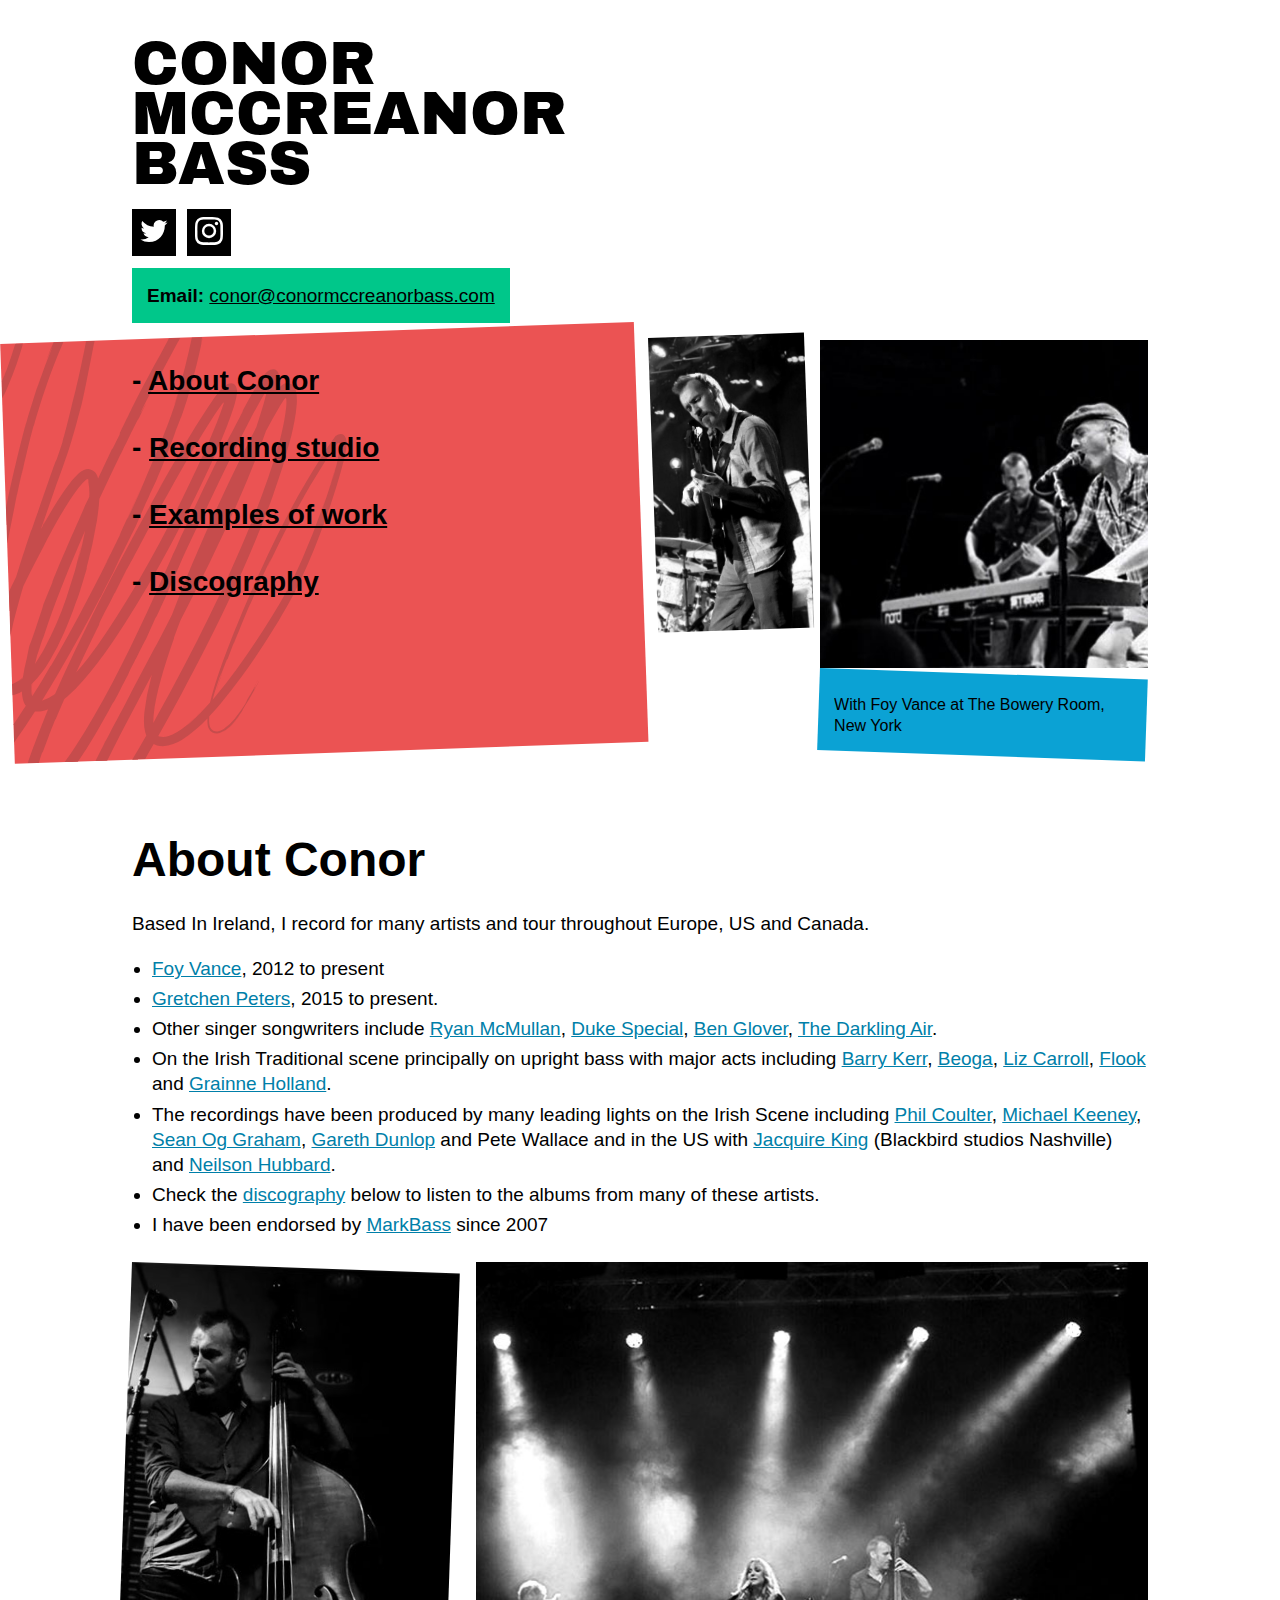
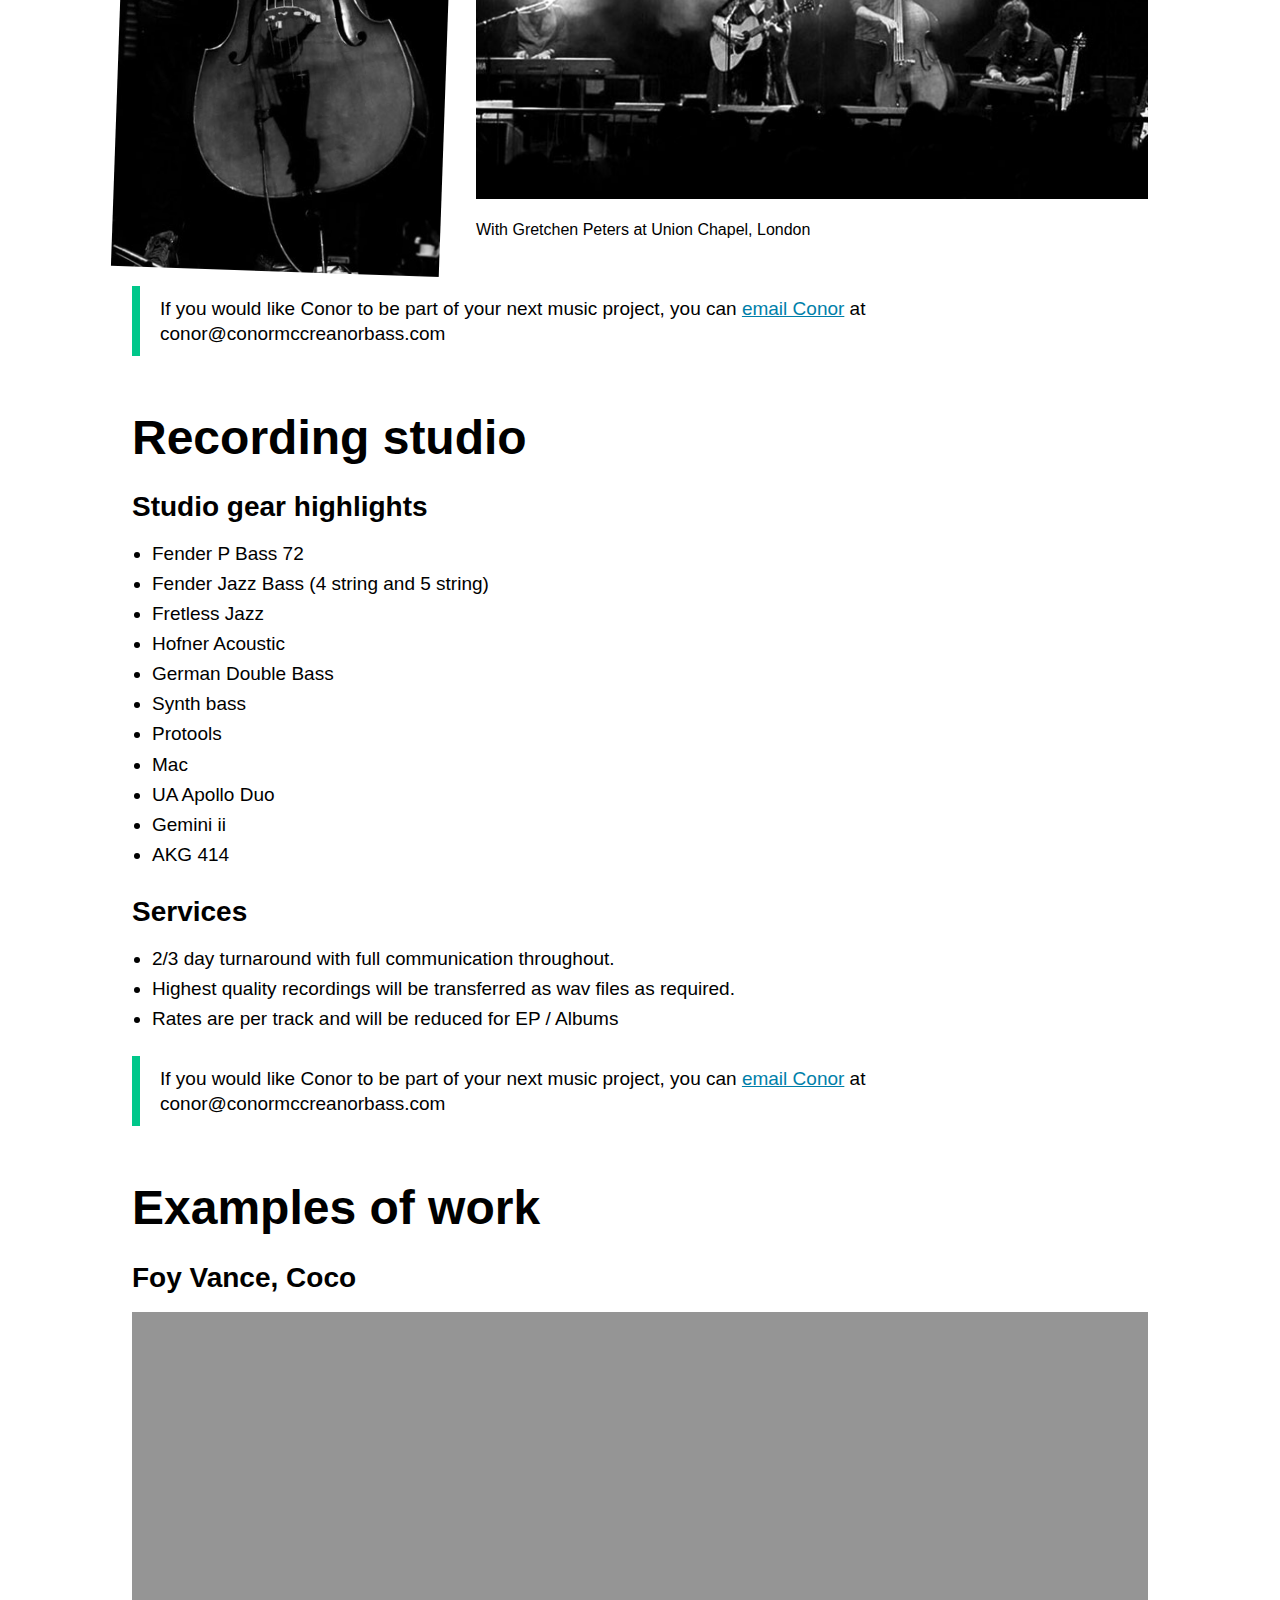
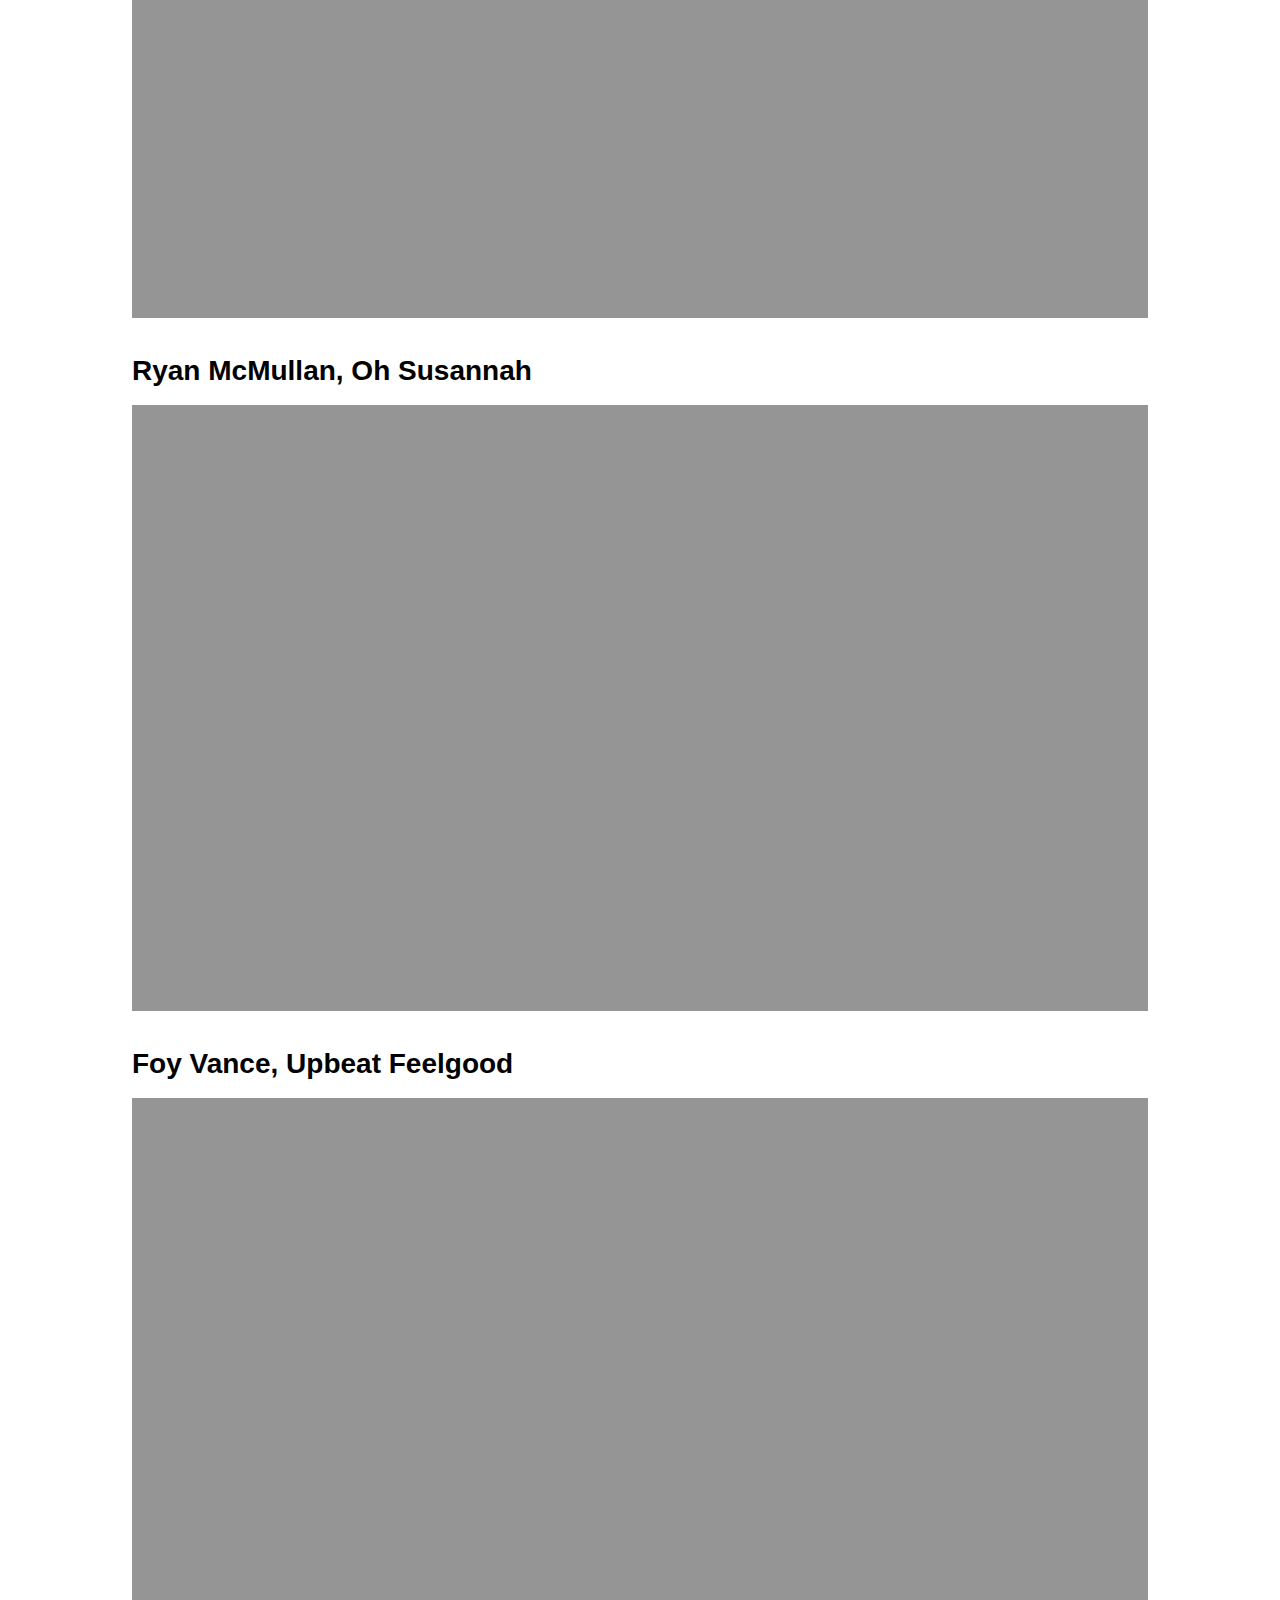
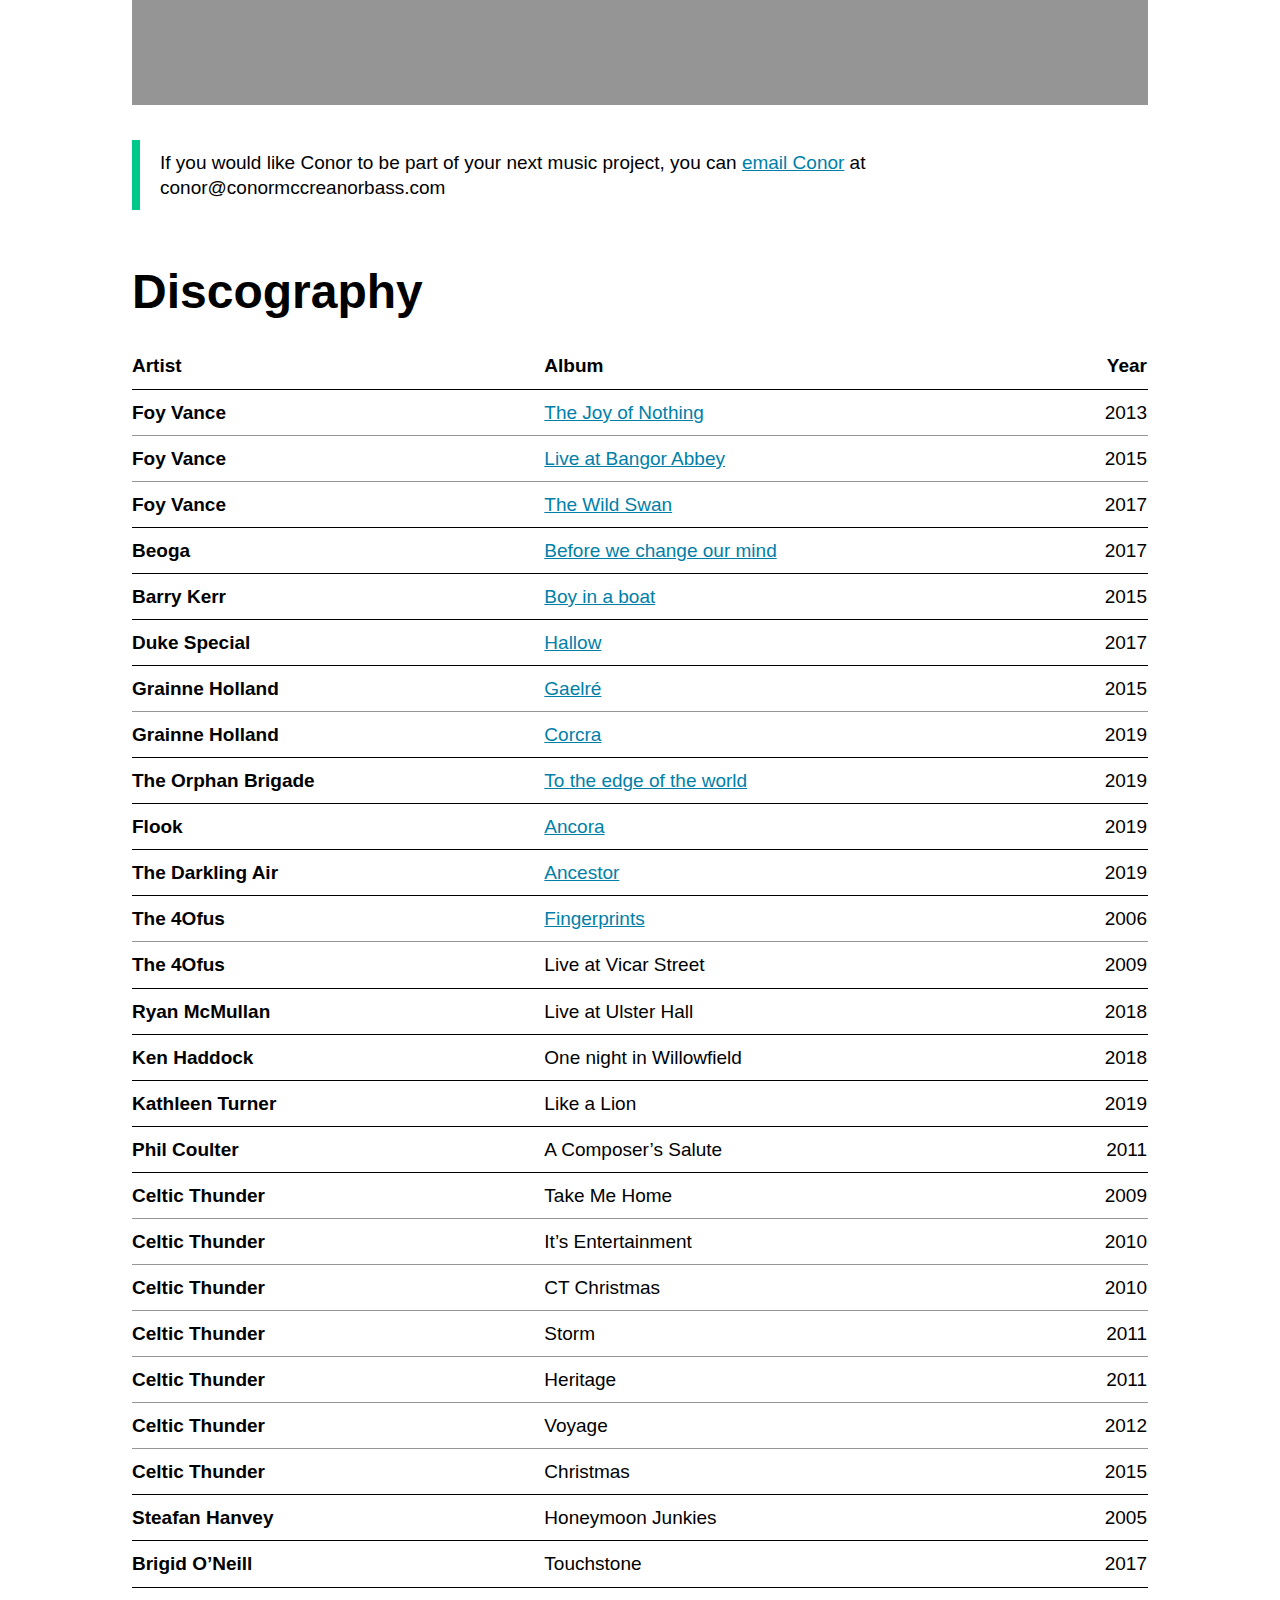
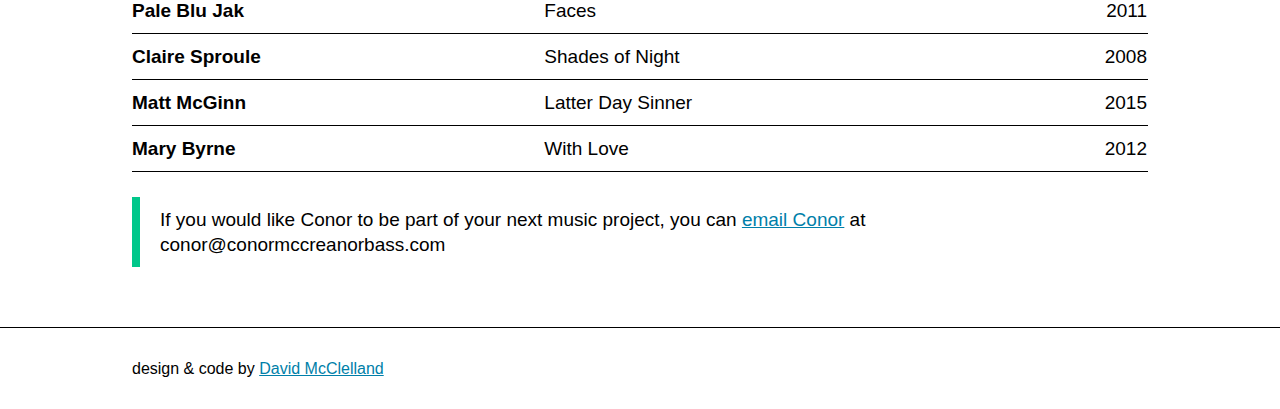
<file: index.html>
<!doctype html>

<html lang="en" class="base-html">

<head>
  <meta charset="utf-8">
  <title>Conor McCreanor Bass</title>
  <meta name="viewport" content="width=device-width, initial-scale=1, viewport-fit=cover">
  <meta http-equiv="X-UA-Compatible" content="IE=edge">
  <!-- Google Tag Manager -->
<script>(function(w,d,s,l,i){w[l]=w[l]||[];w[l].push({'gtm.start':
  new Date().getTime(),event:'gtm.js'});var f=d.getElementsByTagName(s)[0],
  j=d.createElement(s),dl=l!='dataLayer'?'&l='+l:'';j.async=true;j.src=
  'https://www.googletagmanager.com/gtm.js?id='+i+dl;f.parentNode.insertBefore(j,f);
  })(window,document,'script','dataLayer','GTM-WDLRTZL');</script>
  <!-- End Google Tag Manager -->
  <link rel="shortcut icon" sizes="16x16 32x32 48x48" href="/assets/icons/favicon.ico" type="image/x-icon">
  <link rel="mask-icon" href="/assets/icons/conor-mask-icon.svg" color="#EB5353"> 
  <link rel="apple-touch-icon" sizes="180x180" href="/assets/icons/conor-apple-touch-icon-180x180.png">
  <link rel="apple-touch-icon" sizes="167x167" href="/assets/icons/conor-apple-touch-icon-167x167.png">
  <link rel="apple-touch-icon" sizes="152x152" href="/assets/icons/conor-apple-touch-icon-152x152.png">
  <link rel="stylesheet" href="css/all.min.css">
</head>

<body class="base-bg--white">
  <!-- Google Tag Manager (noscript) -->
<noscript><iframe src="https://www.googletagmanager.com/ns.html?id=GTM-WDLRTZL"
  height="0" width="0" style="display:none;visibility:hidden"></iframe></noscript>
  <!-- End Google Tag Manager (noscript) -->
  <script>
    document.body.className = ((document.body.className) ? document.body.className + ' js-enabled' : 'js-enabled');
  </script>

  <header role="banner">
    <div class="base-width-container">
      <div class="conor-header-logo">
        <h1>Conor<br>McCreanor<br>Bass</h1>
      </div>
      <div>
        <a class="conor-social-link" href="https://twitter.com/conor_mccreanor">
          <span class="base-visually-hidden">Twitter</span>
          <svg id="twitter-logo" role="presentation" xmlns="http://www.w3.org/2000/svg" width="28" height="28" viewBox="0 0 28 28">
            <g fill="currentColor">
            <path d="M24.79,8.43v.75C24.79,16.51,19.16,25,9,25H9A15.93,15.93,0,0,1,.42,22.49a8.41,8.41,0,0,0,1.36.07A11.1,11.1,0,0,0,8.7,20.18a5.7,5.7,0,0,1-5.22-3.87A6.08,6.08,0,0,0,6,16.24a5.58,5.58,0,0,1-4.48-5.43v-.07A5.29,5.29,0,0,0,4,11.42,5.6,5.6,0,0,1,2.32,4,16.07,16.07,0,0,0,13.8,9.79,5.36,5.36,0,0,1,15.43,4.5a5.57,5.57,0,0,1,7.87.27,11.1,11.1,0,0,0,3.53-1.36,5.5,5.5,0,0,1-2.44,3.06,10.7,10.7,0,0,0,3.19-.89A11,11,0,0,1,24.79,8.43Z"/>
            </g>
            </svg>
        </a>
        <a class="conor-social-link" href="https://www.instagram.com/conor_mccreanor/">
          <span class="base-visually-hidden">Instagram</span>
          <svg id="instagram-logo" role="presentation" xmlns="http://www.w3.org/2000/svg" width="28" height="28" viewBox="0 0 28 28">
            <g fill="currentColor">
            <path d="M14,6.79A7.18,7.18,0,1,0,21.21,14,7.2,7.2,0,0,0,14,6.79Zm0,11.83a4.69,4.69,0,1,1,4.69-4.69A4.69,4.69,0,0,1,14,18.62Z"/><circle cx="21.49" cy="6.51" r="1.68"/>
            <path d="M27.23,4.83A7,7,0,0,0,23.17.77,9.6,9.6,0,0,0,19.74.14,51,51,0,0,0,14,0C10.22,0,9.73,0,8.26.07A9.6,9.6,0,0,0,4.83.7,7,7,0,0,0,.77,4.76,9.6,9.6,0,0,0,.14,8.19,52.5,52.5,0,0,0,0,14c0,3.85,0,4.27.07,5.74A9.6,9.6,0,0,0,.7,23.17a7,7,0,0,0,4.06,4.06,11.51,11.51,0,0,0,3.43.7c1.54.07,2,.07,5.81.07s4.27,0,5.74-.07a9.6,9.6,0,0,0,3.43-.63,7,7,0,0,0,4.06-4.06,9.6,9.6,0,0,0,.63-3.43A52.5,52.5,0,0,0,28,14c0-3.85,0-4.27-.07-5.74A9.38,9.38,0,0,0,27.23,4.83ZM25.34,19.6a6.56,6.56,0,0,1-.49,2.59,5,5,0,0,1-2.66,2.66,8.09,8.09,0,0,1-2.59.49c-1.47.07-1.89.07-5.67.07s-4.2,0-5.67-.07a6.56,6.56,0,0,1-2.59-.49A4.73,4.73,0,0,1,3,22.19a8.09,8.09,0,0,1-.49-2.59c-.07-1.4-.07-1.82-.07-5.6s0-4.2.07-5.67A6.56,6.56,0,0,1,3,5.74,4.47,4.47,0,0,1,5.67,3a8.09,8.09,0,0,1,2.59-.49c1.47-.07,1.89-.07,5.67-.07s4.2,0,5.67.07A6.56,6.56,0,0,1,22.19,3a5,5,0,0,1,2.66,2.66,8.09,8.09,0,0,1,.49,2.59c.07,1.47.07,1.89.07,5.67s.07,4.2-.07,5.67Z"/>
            </g>
            </svg>
        </a>
      </div>
      <div class="base-body-block base-bg--green base-bottom-margin--3">
        <p class="base-body base-bottom-margin--0"><span class="base-body-bold">Email:</span> <a class="base-link base-font--black" href="mailto:conor@conormccreanorbass.com">conor@conormccreanorbass.com</a></p>
      </div>
    </div>

    <div class="conor-nav-container base-bottom-margin--6">

      <div class="base-width-container">
        <div class="base-grid-row">
          <div class="base-grid-column--one-half conor-nav">
            <nav role="navigation" aria-label="main navigation">
              <ul class="conor-navlist">
                <li class="conor-navitem"><a class="conor-navlink" href="#about-conor">About Conor</a></li>
                <li class="conor-navitem"><a class="conor-navlink" href="#studio">Recording studio</a></li>
                <li class="conor-navitem"><a class="conor-navlink" href="#examples">Examples of work</a></li>
                <li class="conor-navitem"><a class="conor-navlink" href="#discography">Discography</a></li>
              </ul>
            </nav>

          </div>

          <div class="base-grid-column--one-sixth conor-hide--small">
            <img class="base-image conor-rotate--minus2 base-top-margin--1 base-bottom-margin--0" src="./assets/conor-bass-alone_crop.jpg" alt="">
          </div>
          <div class="base-grid-column--two-sixths">
            <img class="base-image base-top-margin--2 base-bottom-margin--0" src="./assets/conor-bass-foy_crop.jpg" alt="" aria-describedby="image-caption01">
              <div class=" conor-rotate--plus2 base-body-block base-bg--cyan">
            <p id="image-caption01" class="base-body-small conor-rotate--minus2 base-top-margin--3 base-bottom-margin--0">
              With Foy Vance at The Bowery Room, New York
            </p>
          </div>
          </div>

        </div>
      </div>
    </div>
  </header>
  <main>
    <div class="base-main-wrapper">



      
      <div class="base-width-container">


        <h2 id="about-conor" class="base-heading-h1">About Conor</h2>
        <p class="base-body">Based In Ireland, I record for many artists and tour throughout Europe, US and Canada. 
        </p>
        <ul class="base-list base-list--bullet base-bottom-margin--6">
          <li><a class="base-link" href="http://www.foyvance.com/">Foy Vance</a>, 2012 to present</li>
          <li><a class="base-link" href="https://www.gretchenpeters.com/">Gretchen Peters</a>, 2015 to present.</li>
          <li>Other singer songwriters include <a class="base-link" href="http://www.ryanmcmullanmusic.com/">Ryan McMullan</a>, <a class="base-link" href="https://www.dukespecial.com/">Duke Special</a>, <a class="base-link" href="https://www.benglover.co.uk/">Ben Glover</a>, <a class="base-link" href="https://linktr.ee/thedarklingair">The Darkling Air</a>.</li> 
          <li>On the Irish Traditional scene principally on upright bass with major acts including <a class="base-link" href="https://www.barrykerr.com/">Barry Kerr</a>, <a class="base-link" href="http://www.beogamusic.com/">Beoga</a>, <a class="base-link" href="https://www.lizcarroll.com/">Liz Carroll</a>, <a class="base-link" href="https://flook.co.uk/">Flook</a> and <a class="base-link" href="https://www.grainneholland.com/">Grainne Holland</a>.</li>
          <li>The recordings have been produced by many leading lights on the Irish Scene including <a class="base-link" href="https://www.philcoulter.com/">Phil Coulter</a>, <a class="base-link" href="https://www.keeneyandstronge.com/">Michael Keeney</a>, <a class="base-link" href="https://www.facebook.com/bannviewstudios/">Sean Og Graham</a>, <a class="base-link" href="https://www.garethdunlop.com/">Gareth Dunlop</a> and Pete Wallace and in the US with <a class="base-link" href="https://www.jacquireking.com/">Jacquire King</a> (Blackbird studios Nashville) and <a class="base-link" href="http://www.neilsonhubbard.com/">Neilson Hubbard</a>.</li> 
          <li>Check the <a href="#discography" class="base-link">discography</a> below to listen to the albums from many of these artists.</li> 
          <li>I have been endorsed by <a href="http://www.markbass.it/artists/more-artists/" class="base-link">MarkBass</a> since 2007</li> 
        </ul>
      <div class="base-grid-row">
        <div class="base-grid-column--one-third">
          <img class="base-image conor-rotate--plus2" alt="" src="assets/conor-bass-alone2.jpg">
        </div>
        <div class="base-grid-column--two-thirds">
          <img class="base-image" alt="" src="assets/conor-bass-GretchenPeters-1.jpg" aria-describedby="image-caption02">
          <p id="image-caption02" class="base-body-small base-bottom-margin--6">
            With Gretchen Peters at Union Chapel, London
          </p>
        </div>
      </div>

       
       
        <div class="base-inset-text base-border--green base-bottom-margin--10">
          <p class="base-body">If you would like Conor to be part of your next music project, you can <a href="mailto:conor@conormccreanorbass.com" class="base-link">email Conor</a> at conor@conormccreanorbass.com</p>

        </div>
        <h2 id="studio" class="base-heading-h1">Recording studio</h2>
        <h3 class="base-heading-h3">Studio gear highlights</h3>
        <ul class="base-list base-list--bullet">
          <li>Fender P Bass 72</li>
          <li>Fender Jazz Bass (4 string and 5 string)</li>
          <li>Fretless Jazz</li> 
          <li>Hofner Acoustic</li> 
          <li>German Double Bass</li> 
          <li>Synth bass</li>
          <li>Protools</li>
          <li>Mac</li>
          <li>UA Apollo Duo</li>
          <li>Gemini ii</li>
          <li>AKG 414</li>
        </ul>
        <h3 class="base-heading-h3">Services</h3>
        <ul class="base-list base-list--bullet base-bottom-margin--6">
          <li>2/3 day turnaround with full communication throughout.</li>
          <li>Highest quality recordings will be transferred as wav files as required.</li>
          <li>Rates are per track and will be reduced for EP / Albums</li> 
        </ul>
        <div class="base-inset-text base-border--green base-bottom-margin--10">
          <p class="base-body">If you would like Conor to be part of your next music project, you can <a href="mailto:conor@conormccreanorbass.com" class="base-link">email Conor</a> at conor@conormccreanorbass.com</p>

        </div>

        <h2 id="examples" class="base-heading-h1">Examples of work</h2>
        <h3 class="base-heading-h3">Foy Vance, Coco</h3>
        <div class="base-video-container base-bg--gray base-bottom-margin--8">
          <iframe title="Foy Vance, Coco (video)" width="680" height="382" src="https://www.youtube.com/embed/Il1CIIdtOAE" frameborder="0" allow="accelerometer; autoplay; clipboard-write; encrypted-media; gyroscope; picture-in-picture" allowfullscreen></iframe>
        </div>
        <h3 class="base-heading-h3">Ryan McMullan, Oh Susannah</h3>
        <div class="base-video-container base-bg--gray base-bottom-margin--8" >
          <iframe title="Ryan McMullan, Oh Susannah (video)" width="680" height="382" src="https://www.youtube.com/embed/B4C-eMSdSPA" frameborder="0" allow="accelerometer; autoplay; clipboard-write; encrypted-media; gyroscope; picture-in-picture" allowfullscreen></iframe>
        </div>
        <h3 class="base-heading-h3">Foy Vance, Upbeat Feelgood</h3>
        <div class="base-video-container base-bg--gray base-bottom-margin--8" >
          <iframe title="Foy Vance, Upbeat Feelgood (video)"  width="960" height="651" src="https://www.youtube.com/embed/RkCT1qdGOys" frameborder="0" allow="accelerometer; autoplay; clipboard-write; encrypted-media; gyroscope; picture-in-picture" allowfullscreen></iframe>
        </div>
        <div class="base-inset-text base-border--green base-bottom-margin--10">
          <p class="base-body">If you would like Conor to be part of your next music project, you can <a href="mailto:conor@conormccreanorbass.com" class="base-link">email Conor</a> at conor@conormccreanorbass.com</p>

        </div>
       
        <div class="base-grid-row">
          <div class="base-grid-column--full">


            <table class="base-table">
              <caption id="table-caption--names" class="base-table__caption">
                <h2  id="discography" class="base-heading-h1">Discography</h2>
              </caption>
              <thead class="base-table__head">
                <tr class="base-table__row">
                  <th scope="col" class="base-table__header">Artist</th>
                  <th scope="col" class="base-table__header">Album</th>
                  <th scope="col" class="base-table__header--numeric">Year</th>
                </tr>
              </thead>
              <tbody class="base-table__body">
                <tr class="base-table__row base-border--gray">
                  <th scope="row" class="base-table__header">Foy Vance</th>
                  <td class="base-table__cell"><a href="https://www.youtube.com/playlist?list=OLAK5uy_no6kqmok8_hXm_99WXKgZUHw2cgV3H6PQ" class="base-link"><span class="base-visually-hidden">Listen to album '</span>The Joy of Nothing<span class="base-visually-hidden">' on You Tube</span></a></td>
                  <td class="base-table__cell--numeric">2013</td>
                </tr>
                <tr class="base-table__row base-border--gray">
                  <th scope="row" class="base-table__header">Foy Vance</th>
                  <td class="base-table__cell"><a href="https://www.youtube.com/playlist?list=OLAK5uy_lfXFlUK2fJOuK4Mv9uXOWrNSqaeJAOlag" class="base-link"><span class="base-visually-hidden">Listen to album '</span>Live at Bangor Abbey<span class="base-visually-hidden">' on You Tube</span></a></td>
                  <td class="base-table__cell--numeric">2015</td>
                </tr>
                <tr class="base-table__row">
                  <th scope="row" class="base-table__header">Foy Vance</th>
                  <td class="base-table__cell"><a href="https://www.youtube.com/playlist?list=OLAK5uy_nZUrjv-tTvYChg4i2ZVUrjKkBCTmT4z7U" class="base-link"><span class="base-visually-hidden">Listen to album '</span>The Wild Swan<span class="base-visually-hidden">' on You Tube</span></a></td>
                  <td class="base-table__cell--numeric">2017</td>
                </tr>
                <tr class="base-table__row">
                  <th scope="row" class="base-table__header">Beoga</th>
                  <td class="base-table__cell"><a href="https://www.youtube.com/playlist?list=OLAK5uy_l_yizig2xnK-xtmgeHiJ3w_nl0GagEmCw" class="base-link"><span class="base-visually-hidden">Listen to album '</span>Before we change our mind<span class="base-visually-hidden">' on You Tube</span></a></td>
                  <td class="base-table__cell--numeric">2017</td>
                </tr>
                <tr class="base-table__row">
                  <th scope="row" class="base-table__header">Barry Kerr</th>
                  <td class="base-table__cell"><a href="https://www.youtube.com/watch?v=X9S2I3szs0E&list=PLe23tsolmkvX9WCB1KgCFwaMa8gH3evot&index=13" class="base-link"><span class="base-visually-hidden">Listen to album '</span>Boy in a boat<span class="base-visually-hidden">' on You Tube</span></a></td>
                  <td class="base-table__cell--numeric">2015</td>
                </tr>
                <tr class="base-table__row">
                  <th scope="row" class="base-table__header">Duke Special</th>
                  <td class="base-table__cell"><a href="https://www.youtube.com/watch?v=4NM1-IXH-wo&list=OLAK5uy_kAqLM_7DUZLdwk3t-ObiBZ7U03hVmgPDE&index=3" class="base-link"><span class="base-visually-hidden">Listen to album '</span>Hallow<span class="base-visually-hidden">' on You Tube</span></a></td>
                  <td class="base-table__cell--numeric">2017</td>
                </tr>
                <tr class="base-table__row base-border--gray">
                  <th scope="row" class="base-table__header" lang="ga">Grainne Holland</th>
                  <td class="base-table__cell"><a href="https://www.youtube.com/playlist?list=OLAK5uy_kaKNcYFI_FpkfKBExHk738Iyh4V4KlHJ8" class="base-link"><span class="base-visually-hidden">Listen to album '</span><span lang="ga">Gaelré</span><span class="base-visually-hidden">' on You Tube</span></a></td>
                  <td class="base-table__cell--numeric">2015</td>
                </tr>
                <tr class="base-table__row">
                  <th scope="row" class="base-table__header" lang="ga">Grainne Holland</th>
                  <td class="base-table__cell"><a href="https://www.youtube.com/playlist?list=OLAK5uy_ng17Hkae3J0MLAoELBPONeP9svZhbzAgA" lang="ga" class="base-link"><span class="base-visually-hidden">Listen to album '</span><span lang="ga">Corcra</span><span class="base-visually-hidden">' on You Tube</span></a></td>
                  <td class="base-table__cell--numeric">2019</td>
                </tr>
                <tr class="base-table__row">
                  <th scope="row" class="base-table__header">The Orphan Brigade</th>
                  <td class="base-table__cell"><a href="https://www.youtube.com/playlist?list=OLAK5uy_mMI8-x3_qhf5vit9uQNbg7Mjy2em-B12Y" class="base-link"><span class="base-visually-hidden">Listen to album '</span>To the edge of the world<span class="base-visually-hidden">' on You Tube</span></a></td>
                  <td class="base-table__cell--numeric">2019</td>
                </tr>
                <tr class="base-table__row">
                  <th scope="row" class="base-table__header">Flook</th>
                  <td class="base-table__cell"><a href="https://www.youtube.com/watch?v=joCWugUIK3E" class="base-link"><span class="base-visually-hidden">Listen to album '</span>Ancora<span class="base-visually-hidden">' on You Tube</span></a></td>
                  <td class="base-table__cell--numeric">2019</td>
                </tr>
                <tr class="base-table__row">
                  <th scope="row" class="base-table__header">The Darkling Air</th>
                  <td class="base-table__cell"><a href="https://www.youtube.com/watch?v=LMDadh0-nTA" class="base-link"><span class="base-visually-hidden">Listen to album '</span>Ancestor<span class="base-visually-hidden">' on You Tube</span></a></td>
                  <td class="base-table__cell--numeric">2019</td>
                </tr>
                <tr class="base-table__row base-border--gray">
                  <th scope="row" class="base-table__header">The 4Ofus</th>
                  <td class="base-table__cell"><a href="https://www.youtube.com/watch?v=jKb-wy0kd5U" class="base-link"><span class="base-visually-hidden">Listen to album '</span>Fingerprints<span class="base-visually-hidden">' on You Tube</span></a></td>
                  <td class="base-table__cell--numeric">2006</td>
                </tr>
                <tr class="base-table__row">
                  <th scope="row" class="base-table__header">The 4Ofus</th>
                  <td class="base-table__cell">Live at Vicar Street</td>
                  <td class="base-table__cell--numeric">2009</td>
                </tr>
                <tr class="base-table__row">
                  <th scope="row" class="base-table__header">Ryan McMullan</th>
                  <td class="base-table__cell">Live at Ulster Hall</td>
                  <td class="base-table__cell--numeric">2018</td>
                </tr>
                <tr class="base-table__row">
                  <th scope="row" class="base-table__header">Ken Haddock</th>
                  <td class="base-table__cell">One night in Willowfield</td>
                  <td class="base-table__cell--numeric">2018</td>
                </tr>
                <tr class="base-table__row">
                  <th scope="row" class="base-table__header">Kathleen Turner</th>
                  <td class="base-table__cell">Like a Lion</td>
                  <td class="base-table__cell--numeric">2019</td>
                </tr>
                <tr class="base-table__row">
                  <th scope="row" class="base-table__header">Phil Coulter</th>
                  <td class="base-table__cell">A Composer’s Salute</td>
                  <td class="base-table__cell--numeric">2011</td>
                </tr>
                <tr class="base-table__row base-border--gray">
                  <th scope="row" class="base-table__header">Celtic Thunder</th>
                  <td class="base-table__cell">Take Me Home</td>
                  <td class="base-table__cell--numeric">2009</td>
                </tr>
                <tr class="base-table__row base-border--gray">
                  <th scope="row" class="base-table__header">Celtic Thunder</th>
                  <td class="base-table__cell">It’s Entertainment</td>
                  <td class="base-table__cell--numeric">2010</td>
                </tr>
                <tr class="base-table__row base-border--gray">
                  <th scope="row" class="base-table__header">Celtic Thunder</th>
                  <td class="base-table__cell">CT Christmas</td>
                  <td class="base-table__cell--numeric">2010</td>
                </tr>
                <tr class="base-table__row base-border--gray">
                  <th scope="row" class="base-table__header">Celtic Thunder</th>
                  <td class="base-table__cell">Storm</td>
                  <td class="base-table__cell--numeric">2011</td>
                </tr>
                <tr class="base-table__row base-border--gray">
                  <th scope="row" class="base-table__header">Celtic Thunder</th>
                  <td class="base-table__cell">Heritage</td>
                  <td class="base-table__cell--numeric">2011</td>
                </tr>
                <tr class="base-table__row base-border--gray">
                  <th scope="row" class="base-table__header">Celtic Thunder</th>
                  <td class="base-table__cell">Voyage</td>
                  <td class="base-table__cell--numeric">2012</td>
                </tr>
                <tr class="base-table__row">
                  <th scope="row" class="base-table__header">Celtic Thunder</th>
                  <td class="base-table__cell">Christmas</td>
                  <td class="base-table__cell--numeric">2015</td>
                </tr>
                <tr class="base-table__row">
                  <th scope="row" class="base-table__header">Steafan Hanvey</th>
                  <td class="base-table__cell">Honeymoon Junkies</td>
                  <td class="base-table__cell--numeric">2005</td>
                </tr>
                <tr class="base-table__row">
                  <th scope="row" class="base-table__header">Brigid O’Neill</th>
                  <td class="base-table__cell">Touchstone</td>
                  <td class="base-table__cell--numeric">2017</td>
                </tr>
                <tr class="base-table__row">
                  <th scope="row" class="base-table__header">Pale Blu Jak</th>
                  <td class="base-table__cell">Faces</td>
                  <td class="base-table__cell--numeric">2011</td>
                </tr>
                <tr class="base-table__row">
                  <th scope="row" class="base-table__header">Claire Sproule</th>
                  <td class="base-table__cell">Shades of Night</td>
                  <td class="base-table__cell--numeric">2008</td>
                </tr>
                <tr class="base-table__row">
                  <th scope="row" class="base-table__header">Matt McGinn</th>
                  <td class="base-table__cell">Latter Day Sinner</td>
                  <td class="base-table__cell--numeric">2015</td>
                </tr>
                <tr class="base-table__row">
                  <th scope="row" class="base-table__header">Mary Byrne</th>
                  <td class="base-table__cell">With Love</td>
                  <td class="base-table__cell--numeric">2012</td>
                </tr>
              </tbody>
            </table>
          </div>
        </div>
        <div class="base-inset-text base-border--green">
          <p class="base-body">If you would like Conor to be part of your next music project, you can <a href="mailto:conor@conormccreanorbass.com" class="base-link">email Conor</a> at conor@conormccreanorbass.com</p>

        </div>
      </div>

    </div>

  </main>
  <footer class="base-footer">
    <div class=" base-width-container">
      <ul>
        <li class="base-footer-navitem">design &amp; code by <a class="base-link" href="https://www.davidcreative.co.uk/index.php">David McClelland</a></li>
      </ul>
    </div>
  </footer>
  <script src="javascript/base-all.js"></script>
  <script>
    window.initAll();
  </script>
</body>

</html>
</file>
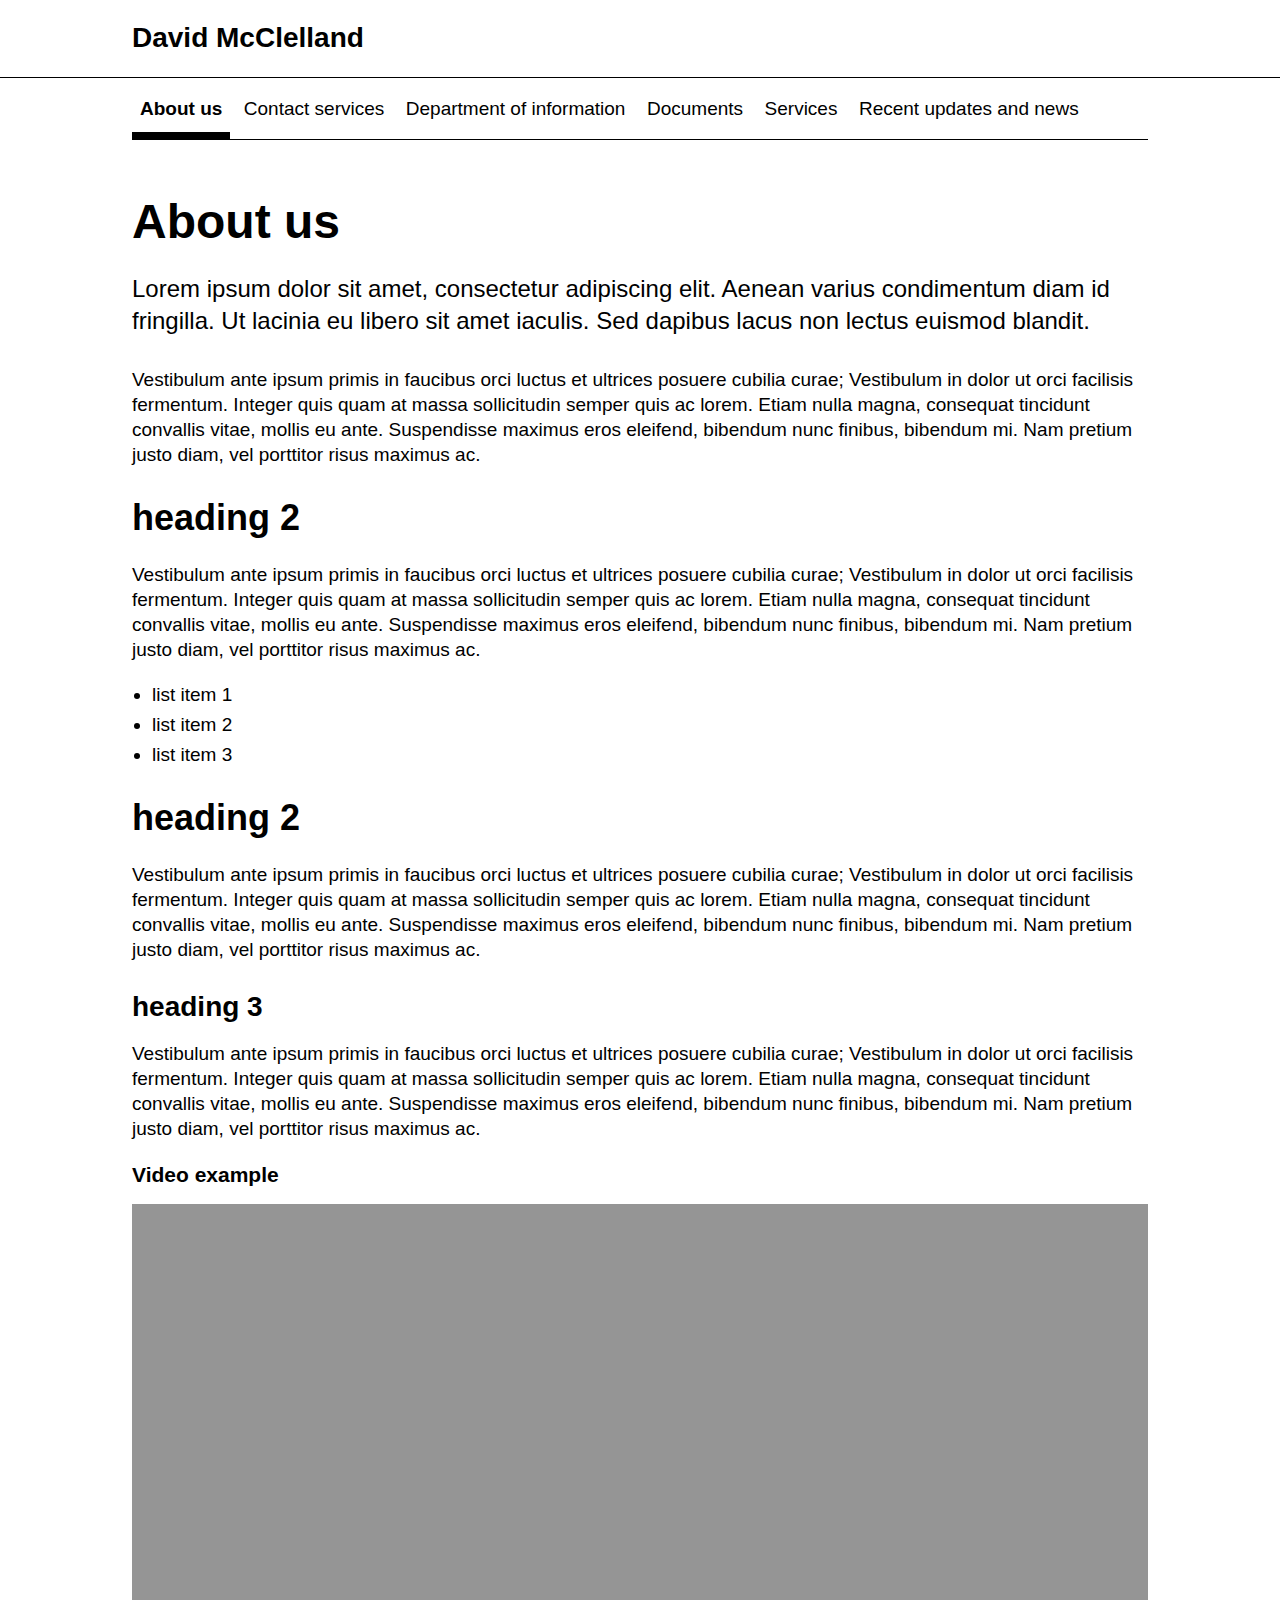
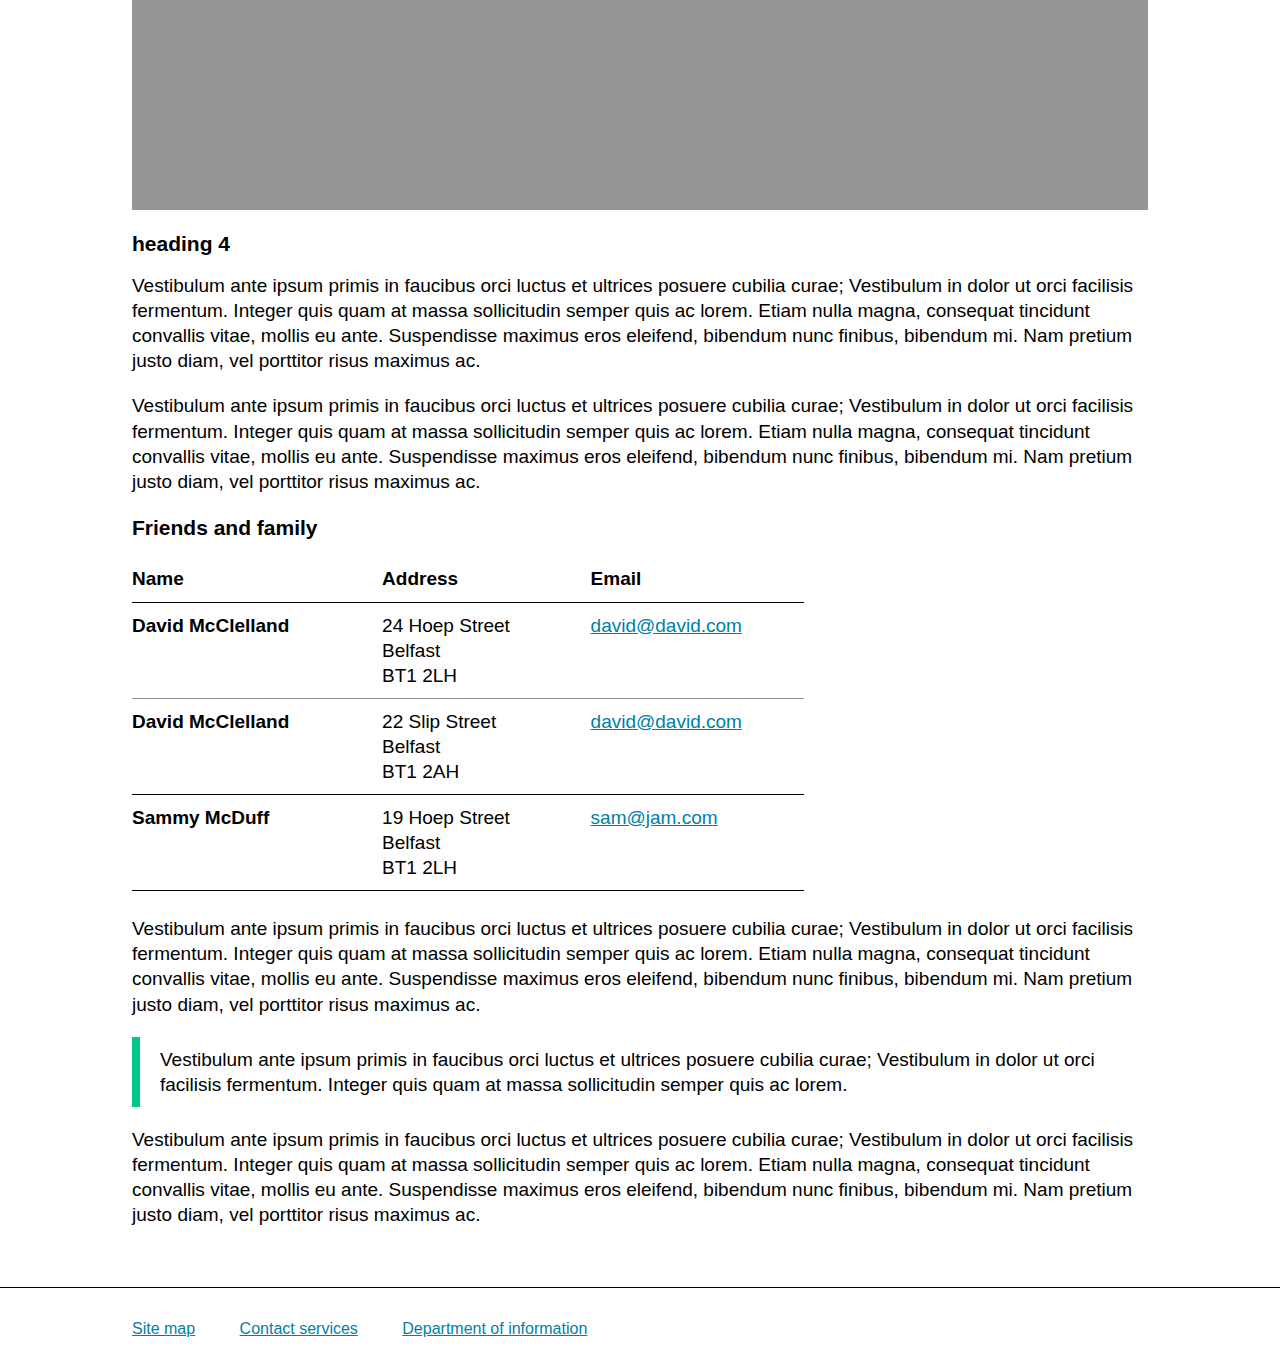
<file: testpage.html>
<!doctype html>

<html lang="en" class="base-html">

<head>
  <meta charset="utf-8">
  <meta name="viewport" content="width=device-width, initial-scale=1, viewport-fit=cover">
  <meta http-equiv="X-UA-Compatible" content="IE=edge">

  <title>test page | scss - setup</title>

  <link rel="stylesheet" href="css/all.min.css">
</head>

<body class="base-bg--white">
  <script>
    document.body.className = ((document.body.className) ? document.body.className + ' js-enabled' : 'js-enabled');
  </script>
   <header role="banner" class="base-font--black ">
    <div class="base-header base-bg--white ">
      <div class=" base-width-container base-header-flex">
        <div class="base-header-logo">David McClelland</div>
        <button class="base-navbutton" type="button" aria-expanded="false" aria-controls="nav-menu"
          aria-label="open or close main navigation">menu</button>
      </div>
    </div>
    <nav role="navigation" aria-label="main navigation">
      <ul id="nav-menu" class="base-navbar">
        <li class="base-navitem"><a class="base-navlink" href="#" aria-current="page">About
            us</a></li>
        <li class="base-navitem"><a class="base-navlink" href="#">Contact services</a></li>
        <li class="base-navitem"><a class="base-navlink" href="#">Department of information</a></li>
        <li class="base-navitem"><a class="base-navlink" href="#">Documents</a></li>
        <li class="base-navitem"><a class="base-navlink" href="#">Services</a></li>
        <li class="base-navitem"><a class="base-navlink" href="#">Recent updates and news</a></li>
      </ul>
      
    </nav>
  </header>

  <main>
    <div class="base-main-wrapper">



      
      <div class="base-width-container">


        <h1 class="base-heading-h1">About us</h1>

        <p class="base-body-large">Lorem ipsum dolor sit amet, consectetur adipiscing elit. Aenean varius
          condimentum diam id fringilla. Ut lacinia eu libero sit amet iaculis. Sed dapibus lacus non lectus euismod
          blandit. </p>
        <p class="base-body">Vestibulum ante ipsum primis in faucibus orci luctus et ultrices posuere cubilia curae;
          Vestibulum in dolor ut orci facilisis fermentum. Integer quis quam at massa sollicitudin semper quis ac lorem.
          Etiam nulla magna, consequat tincidunt convallis vitae, mollis eu ante. Suspendisse maximus eros eleifend,
          bibendum nunc finibus, bibendum mi. Nam pretium justo diam, vel porttitor risus maximus ac.</p>
        <!-- <img class="base-image base-image--centre" alt="" src="assets/test_image720x540.gif"> -->
        <h2 class="base-heading-h2">heading 2</h2>
        <p class="base-body">Vestibulum ante ipsum primis in faucibus orci luctus et ultrices posuere cubilia curae;
          Vestibulum in dolor ut orci facilisis fermentum. Integer quis quam at massa sollicitudin semper quis ac lorem.
          Etiam nulla magna, consequat tincidunt convallis vitae, mollis eu ante. Suspendisse maximus eros eleifend,
          bibendum nunc finibus, bibendum mi. Nam pretium justo diam, vel porttitor risus maximus ac.</p>
        <ul class="base-list base-list--bullet">
          <li>list item 1</li>
          <li>list item 2</li>
          <li>list item 3</li>
        </ul>
        <h2 class="base-heading-h2">heading 2</h2>
        <p class="base-body">Vestibulum ante ipsum primis in faucibus orci luctus et ultrices posuere cubilia curae;
          Vestibulum in dolor ut orci facilisis fermentum. Integer quis quam at massa sollicitudin semper quis ac lorem.
          Etiam nulla magna, consequat tincidunt convallis vitae, mollis eu ante. Suspendisse maximus eros eleifend,
          bibendum nunc finibus, bibendum mi. Nam pretium justo diam, vel porttitor risus maximus ac.</p>
        <h3 class="base-heading-h3">heading 3</h3>
        <p class="base-body">Vestibulum ante ipsum primis in faucibus orci luctus et ultrices posuere cubilia curae;
          Vestibulum in dolor ut orci facilisis fermentum. Integer quis quam at massa sollicitudin semper quis ac lorem.
          Etiam nulla magna, consequat tincidunt convallis vitae, mollis eu ante. Suspendisse maximus eros eleifend,
          bibendum nunc finibus, bibendum mi. Nam pretium justo diam, vel porttitor risus maximus ac.</p>
          <h4 class="base-heading-h4">Video example</h4>
          <div class="base-video-container base-bg--gray">
            <iframe title="Working with old people (video)" width="969" height="545" src="https://www.youtube.com/embed/uP6IbeggAeo" frameborder="0" allow="accelerometer; autoplay; clipboard-write; encrypted-media; gyroscope; picture-in-picture; fullscreen" allowfullscreen></iframe>          </div>
        <h4 class="base-heading-h4">heading 4</h4>
        <p class="base-body">Vestibulum ante ipsum primis in faucibus orci luctus et ultrices posuere cubilia curae;
          Vestibulum in dolor ut orci facilisis fermentum. Integer quis quam at massa sollicitudin semper quis ac lorem.
          Etiam nulla magna, consequat tincidunt convallis vitae, mollis eu ante. Suspendisse maximus eros eleifend,
          bibendum nunc finibus, bibendum mi. Nam pretium justo diam, vel porttitor risus maximus ac.</p>
        <p class="base-body">Vestibulum ante ipsum primis in faucibus orci luctus et ultrices posuere cubilia curae;
          Vestibulum in dolor ut orci facilisis fermentum. Integer quis quam at massa sollicitudin semper quis ac lorem.
          Etiam nulla magna, consequat tincidunt convallis vitae, mollis eu ante. Suspendisse maximus eros eleifend,
          bibendum nunc finibus, bibendum mi. Nam pretium justo diam, vel porttitor risus maximus ac.</p>
        <div class="base-grid-row">
          <div class="base-grid-column--two-thirds">


            <table class="base-table">
              <caption id="table-caption--names" class="base-table__caption">
                <h4 class="base-heading-h4">Friends and family</h4>
              </caption>
              <thead class="base-table__head">
                <tr class="base-table__row">
                  <th scope="col" class="base-table__header">Name</th>
                  <th scope="col" class="base-table__header">Address</th>
                  <th scope="col" class="base-table__header">Email</th>
                </tr>
              </thead>
              <tbody class="base-table__body">
                <tr class="base-table__row base-border--gray">
                  <th scope="row" class="base-table__header">David McClelland</th>
                  <td class="base-table__cell">24 Hoep Street<br>Belfast<br>BT1 2LH</td>
                  <td class="base-table__cell"><a href="#" class="base-link">david@david.com</a></td>
                </tr>
                <tr class="base-table__row">
                  <th scope="row" class="base-table__header">David McClelland</th>
                  <td class="base-table__cell">22 Slip Street<br>Belfast<br>BT1 2AH</td>
                  <td class="base-table__cell"><a href="#" class="base-link">david@david.com</a></td>
                </tr>
                <tr class="base-table__row">
                  <th scope="row" class="base-table__header">Sammy McDuff</th>
                  <td class="base-table__cell">19 Hoep Street<br>Belfast<br>BT1 2LH</td>
                  <td class="base-table__cell"><a href="#" class="base-link">sam@jam.com</a></td>
                </tr>
              </tbody>
            </table>
          </div>
        </div>
        <p class="base-body">Vestibulum ante ipsum primis in faucibus orci luctus et ultrices posuere cubilia curae;
          Vestibulum in dolor ut orci facilisis fermentum. Integer quis quam at massa sollicitudin semper quis ac lorem.
          Etiam nulla magna, consequat tincidunt convallis vitae, mollis eu ante. Suspendisse maximus eros eleifend,
          bibendum nunc finibus, bibendum mi. Nam pretium justo diam, vel porttitor risus maximus ac.</p>
        <div class="base-inset-text base-border--green">
          <p class="base-body">Vestibulum ante ipsum primis in faucibus orci luctus et ultrices posuere cubilia curae;
            Vestibulum in dolor ut orci facilisis fermentum. Integer quis quam at massa sollicitudin semper quis ac
            lorem.</p>

        </div>
        <p class="base-body">Vestibulum ante ipsum primis in faucibus orci luctus et ultrices posuere cubilia curae;
          Vestibulum in dolor ut orci facilisis fermentum. Integer quis quam at massa sollicitudin semper quis ac lorem.
          Etiam nulla magna, consequat tincidunt convallis vitae, mollis eu ante. Suspendisse maximus eros eleifend,
          bibendum nunc finibus, bibendum mi. Nam pretium justo diam, vel porttitor risus maximus ac.</p>
      </div>

    </div>

  </main>
  <footer class="base-footer">
    <div class=" base-width-container">
      <ul>
        <li class="base-footer-navitem"><a class="base-link" href="#">Site map</a></li>
        <li class="base-footer-navitem"><a class="base-link" href="#">Contact services</a></li>
        <li class="base-footer-navitem"><a class="base-link" href="#">Department of information</a></li>

      </ul>
    </div>
  </footer>
  <script src="javascript/base-all.js"></script>
  <script>
    window.initAll();
  </script>
</body>

</html>
</file>
<file: css/all.min.css>
/*! normalize.css v8.0.1 | MIT License | github.com/necolas/normalize.css */@import url("https://fonts.googleapis.com/css2?family=Inter&family=Roboto+Slab&display=swap");@import url("https://fonts.googleapis.com/css2?family=Work+Sans:wght@600&display=swap");@import url("https://fonts.googleapis.com/css2?family=Archivo+Black&display=swap");html{line-height:1.15;-webkit-text-size-adjust:100%;-moz-text-size-adjust:100%;-ms-text-size-adjust:100%;text-size-adjust:100%}body{margin:0}main{display:block}h1{font-size:2em;margin:0.67em 0}hr{-webkit-box-sizing:content-box;box-sizing:content-box;height:0;overflow:visible}pre{font-family:monospace, monospace;font-size:1em}a{background-color:transparent}abbr[title]{border-bottom:none;text-decoration:underline;-webkit-text-decoration:underline dotted;text-decoration:underline dotted}b,strong{font-weight:bolder}code,kbd,samp{font-family:monospace, monospace;font-size:1em}small{font-size:80%}sub,sup{font-size:75%;line-height:0;position:relative;vertical-align:baseline}sub{bottom:-0.25em}sup{top:-0.5em}img{border-style:none}button,input,optgroup,select,textarea{font-family:inherit;font-size:100%;line-height:1.15;margin:0}button,input{overflow:visible}button,select{text-transform:none}button,[type="button"],[type="reset"],[type="submit"]{-moz-appearance:button;-webkit-appearance:button;appearance:button}button::-moz-focus-inner,[type="button"]::-moz-focus-inner,[type="reset"]::-moz-focus-inner,[type="submit"]::-moz-focus-inner{border-style:none;padding:0}button:-moz-focusring,[type="button"]:-moz-focusring,[type="reset"]:-moz-focusring,[type="submit"]:-moz-focusring{outline:1px dotted ButtonText}fieldset{padding:0.35em 0.75em 0.625em}legend{-webkit-box-sizing:border-box;box-sizing:border-box;color:inherit;display:table;max-width:100%;padding:0;white-space:normal}progress{vertical-align:baseline}textarea{overflow:auto}[type="checkbox"],[type="radio"]{-webkit-box-sizing:border-box;box-sizing:border-box;padding:0}[type="number"]::-webkit-inner-spin-button,[type="number"]::-webkit-outer-spin-button{height:auto}[type="search"]{-webkit-appearance:textfield;outline-offset:-2px}[type="search"]::-webkit-search-decoration{-webkit-appearance:none}::-webkit-file-upload-button{-moz-appearance:button;-webkit-appearance:button;appearance:button;font:inherit}details{display:block}summary{display:list-item}template{display:none}[hidden]{display:none}*,*::before,*::after{-webkit-box-sizing:border-box;box-sizing:border-box}button{background-color:transparent;color:inherit;border-width:0;padding:0;cursor:pointer}figure{margin:0}input::-moz-focus-inner{border:0;padding:0;margin:0}ul,ol,dd{margin:0;padding:0;list-style:none}h1,h2,h3,h4,h5,h6{margin:0;font-size:inherit;font-weight:inherit}p{margin:0}cite{font-style:normal}fieldset{border-width:0;padding:0;margin:0}.base-html{font-size:10px;-webkit-text-size-adjust:100%;-moz-text-size-adjust:100%;-ms-text-size-adjust:100%;text-size-adjust:100%}.base-bg--cyan{background-color:#0BA2D4 !important}.base-bg--dark-cyan{background-color:#296087 !important}.base-bg--blue{background-color:#007fa9 !important}.base-bg--dark-blue{background-color:#003078 !important}.base-bg--purple{background-color:#4c2c92 !important}.base-bg--black{background-color:#000 !important}.base-bg--yellow{background-color:#fd0 !important}.base-bg--white{background-color:#fff !important}.base-bg--off-white{background-color:#fdfbfb !important}.base-bg--green{background-color:#00C78A !important}.base-bg--dark-green{background-color:#066347 !important}.base-bg--gray{background-color:#959595 !important}.base-bg--blank{background-color:rgba(0,0,0,0) !important}.base-bg--pink{background-color:#EB5353 !important}.base-bg--dark-pink{background-color:#922e2e !important}.base-bg--red{background-color:#f33f33 !important}.base-border--cyan{border-color:#0BA2D4 !important}.base-border--dark-cyan{border-color:#296087 !important}.base-border--blue{border-color:#007fa9 !important}.base-border--dark-blue{border-color:#003078 !important}.base-border--purple{border-color:#4c2c92 !important}.base-border--black{border-color:#000 !important}.base-border--yellow{border-color:#fd0 !important}.base-border--white{border-color:#fff !important}.base-border--off-white{border-color:#fdfbfb !important}.base-border--green{border-color:#00C78A !important}.base-border--dark-green{border-color:#066347 !important}.base-border--gray{border-color:#959595 !important}.base-border--blank{border-color:rgba(0,0,0,0) !important}.base-border--pink{border-color:#EB5353 !important}.base-border--dark-pink{border-color:#922e2e !important}.base-border--red{border-color:#f33f33 !important}.base-width-container{max-width:1016px;position:relative;margin-left:1.6rem;margin-right:1.6rem}@media (min-width: 641px){.base-width-container{margin-left:3.2rem;margin-right:3.2rem}}@media (min-width: 769px){.base-width-container{margin-left:3.2rem;margin-right:3.2rem}}@media (min-width: 1080px){.base-width-container{margin-left:auto;margin-right:auto}}.base-main-wrapper{padding-top:3rem;padding-bottom:2rem}@media (min-width: 641px){.base-main-wrapper{padding-top:5rem;padding-bottom:4rem}}.base-bottom-margin--0{margin-bottom:0 !important}.base-bottom-margin--1{margin-bottom:.5rem !important}.base-bottom-margin--2{margin-bottom:.7rem !important}.base-bottom-margin--3{margin-bottom:1rem !important}.base-bottom-margin--4{margin-bottom:1.5rem !important}.base-bottom-margin--5{margin-bottom:2rem !important}.base-bottom-margin--6{margin-bottom:2.5rem !important}.base-bottom-margin--7{margin-bottom:3rem !important}.base-bottom-margin--8{margin-bottom:3.5rem !important}.base-bottom-margin--9{margin-bottom:4rem !important}.base-bottom-margin--10{margin-bottom:5rem !important}.base-bottom-margin--11{margin-bottom:6rem !important}.base-bottom-margin--12{margin-bottom:7rem !important}.base-top-margin--0{margin-top:0 !important}.base-top-margin--1{margin-top:.5rem !important}.base-top-margin--2{margin-top:.7rem !important}.base-top-margin--3{margin-top:1rem !important}.base-top-margin--4{margin-top:1.5rem !important}.base-top-margin--5{margin-top:2rem !important}.base-top-margin--6{margin-top:2.5rem !important}.base-top-margin--7{margin-top:3rem !important}.base-top-margin--8{margin-top:3.5rem !important}.base-top-margin--9{margin-top:4rem !important}.base-top-margin--10{margin-top:5rem !important}.base-top-margin--11{margin-top:6rem !important}.base-top-margin--12{margin-top:7rem !important}.base-grid-row{margin-left:-0.8rem;margin-right:-0.8rem}.base-grid-row::after{content:"";display:block;clear:both}.base-grid-column--one-sixth{width:100%;padding:0 .8rem}@media (min-width: 641px){.base-grid-column--one-sixth{float:left;width:16.6666%}}.base-grid-column--one-quarter{width:100%;padding:0 .8rem}@media (min-width: 641px){.base-grid-column--one-quarter{float:left;width:25%}}.base-grid-column--one-third{width:100%;padding:0 .8rem}@media (min-width: 641px){.base-grid-column--one-third{float:left;width:33.3333%}}.base-grid-column--one-half{width:100%;padding:0 .8rem}@media (min-width: 641px){.base-grid-column--one-half{float:left;width:50%}}.base-grid-column--two-sixths{width:100%;padding:0 .8rem}@media (min-width: 641px){.base-grid-column--two-sixths{float:left;width:33.3333%}}.base-grid-column--two-thirds{width:100%;padding:0 .8rem}@media (min-width: 641px){.base-grid-column--two-thirds{float:left;width:66.6666%}}.base-grid-column--three-quarters{width:100%;padding:0 .8rem}@media (min-width: 641px){.base-grid-column--three-quarters{float:left;width:75%}}.base-grid-column--full{width:100%;padding:0 .8rem}@media (min-width: 641px){.base-grid-column--full{float:left;width:100%}}.base-heading-h1{font-family:Arial,sans-serif;line-height:1.32;font-weight:700;color:#000;margin-top:0;display:block;font-size:3.6rem;margin-bottom:1.5rem}@media (min-width: 641px){.base-heading-h1{font-size:4.8rem;margin-bottom:2rem}}.base-heading-h2{font-family:Arial,sans-serif;line-height:1.32;font-weight:700;color:#000;margin-top:0;display:block;font-size:3rem;margin-bottom:1.5rem}@media (min-width: 641px){.base-heading-h2{font-size:3.6rem;margin-bottom:2rem}}.base-heading-h3{font-family:Arial,sans-serif;line-height:1.32;font-weight:700;color:#000;margin-top:0;display:block;font-size:2.4rem;margin-bottom:1.5rem}@media (min-width: 641px){.base-heading-h3{font-size:2.8rem;margin-bottom:1.5rem}}.base-heading-h4{font-family:Arial,sans-serif;line-height:1.32;font-weight:700;color:#000;margin-top:0;display:block;font-size:2rem;margin-bottom:1.5rem}@media (min-width: 641px){.base-heading-h4{font-size:2.1rem;margin-bottom:1.5rem}}.base-body+.base-heading-h2,.base-list+.base-heading-h2{padding-top:.7rem}.base-body-l+.base-heading-h2{padding-top:0}@media (min-width: 641px){.base-body-l+.base-heading-h2{padding-top:.5rem}}.base-body+.base-heading-h3,.base-list+.base-heading-h3{padding-top:.7rem}.base-body+.base-heading-h4,.base-list+.base-heading-h4{padding-top:.7rem}@media (min-width: 641px){.base-body+.base-heading-h4,.base-list+.base-heading-h4{padding-top:0}}.base-body-large{font-family:Arial,sans-serif;line-height:1.32;font-weight:400;color:#000;margin-top:0;display:block;font-size:2.2rem;margin-bottom:2.5rem}@media (min-width: 641px){.base-body-large{font-size:2.4rem;margin-bottom:3rem}}.base-body{font-family:Arial,sans-serif;line-height:1.32;font-weight:400;color:#000;margin-top:0;display:block;font-size:1.6rem;margin-bottom:1.5rem}@media (min-width: 641px){.base-body{font-size:1.9rem;margin-bottom:2rem}}.base-body-small{font-family:Arial,sans-serif;line-height:1.32;font-weight:400;color:#000;margin-top:0;display:block;font-size:1.4rem;margin-bottom:1.5rem}@media (min-width: 641px){.base-body-small{font-size:1.6rem;margin-bottom:2rem}}.base-body-bold{font-weight:700}.base-list{font-family:Arial,sans-serif;line-height:1.32;font-weight:400;color:#000;margin-top:0;display:block;font-size:1.6rem;margin-bottom:1.5rem;padding-left:2rem}@media (min-width: 641px){.base-list{font-size:1.9rem;margin-bottom:2rem}}.base-list li{margin-bottom:.5rem}.base-list--number{list-style-type:decimal}.base-list--bullet{list-style-type:disc}.base-link{cursor:pointer;color:#007fa9;text-decoration:underline}.base-link:link{color:#007fa9}.base-link:hover{color:#003078}.base-link:visited{color:#4c2c92}.base-link:focus{outline:4px solid #296087;outline-offset:2px;-webkit-box-shadow:0 0 0 2px #fff;box-shadow:0 0 0 2px #fff;border:0}.base-body-block{padding:1rem;display:inline-block}@media (min-width: 641px){.base-body-block{padding:1.5rem}}.base-font--cyan{color:#0BA2D4 !important}.base-font--dark-cyan{color:#296087 !important}.base-font--blue{color:#007fa9 !important}.base-font--dark-blue{color:#003078 !important}.base-font--purple{color:#4c2c92 !important}.base-font--black{color:#000 !important}.base-font--yellow{color:#fd0 !important}.base-font--white{color:#fff !important}.base-font--off-white{color:#fdfbfb !important}.base-font--green{color:#00C78A !important}.base-font--dark-green{color:#066347 !important}.base-font--gray{color:#959595 !important}.base-font--blank{color:rgba(0,0,0,0) !important}.base-font--pink{color:#EB5353 !important}.base-font--dark-pink{color:#922e2e !important}.base-font--red{color:#f33f33 !important}.base-visually-hidden{position:absolute !important;width:1px !important;height:1px !important;margin:0 !important;padding:0 !important;overflow:hidden !important;clip:rect(0 0 0 0) !important;-webkit-clip-path:inset(50%) !important;clip-path:inset(50%) !important;border:0  !important;white-space:nowrap  !important}.base-visually-hidden-focusable{position:absolute !important;width:1px !important;height:1px !important;margin:0 !important;overflow:hidden !important;clip:rect(0 0 0 0) !important;-webkit-clip-path:inset(50%) !important;clip-path:inset(50%) !important;white-space:nowrap !important}.base-visually-hidden-focusable:active,.base-visually-hidden-focusable:focus{position:static !important;width:auto !important;height:auto !important;margin:inherit !important;overflow:visible !important;clip:auto !important;-webkit-clip-path:none !important;clip-path:none !important;white-space:inherit !important}.js-enabled .base-navbutton{display:inline-block}@media (min-width: 641px){.js-enabled .base-navbutton{display:none}}.js-enabled .base-navbar{display:none}@media (min-width: 641px){.js-enabled .base-navbar{display:block}}.base-block{background-color:#000;border-top:1px solid transparent;border-bottom:1px solid transparent;padding-top:1.5rem;margin-bottom:1.5rem;display:block}@media (min-width: 641px){.base-block{padding-top:2rem;margin-bottom:2rem}}.base-image{max-width:680px;width:100%;margin-top:0;margin-bottom:1.5rem;display:block}@media (min-width: 641px){.base-image{margin-bottom:2rem}}.base-image--centre{margin-left:auto;margin-right:auto}.base-header{background-color:inherit;border-bottom:1px solid #000}.base-header-flex{display:-webkit-box;display:-ms-flexbox;display:flex;-webkit-box-orient:horizontal;-webkit-box-direction:normal;-ms-flex-flow:row wrap;flex-flow:row wrap;-webkit-box-pack:justify;-ms-flex-pack:justify;justify-content:space-between}@media (min-width: 641px){.base-header-flex{display:block}}.base-header-logo{font-family:Arial,sans-serif;font-size:2.1rem;line-height:1.32;font-weight:700;color:inherit;display:inline-block;padding:1.5rem 0;max-width:70vw}@media (min-width: 641px){.base-header-logo{font-size:2.8rem;padding:2rem 0;max-width:100vw}}.base-navbutton{-ms-flex-item-align:center;-ms-grid-row-align:center;align-self:center;color:inherit;display:none;cursor:pointer;font-family:Arial,sans-serif;font-size:1.6rem;line-height:1.32;font-weight:400;padding:1.2rem 0}.base-navbutton:focus{outline:4px solid #296087;outline-offset:2px;-webkit-box-shadow:0 0 0 2px #fff;box-shadow:0 0 0 2px #fff;border:0}.base-navbutton[aria-expanded="false"]::after{display:inline-block;width:0;height:0;border-style:solid;border-color:transparent;-webkit-clip-path:polygon(0% 0%, 50% 100%, 100% 0%);clip-path:polygon(0% 0%, 50% 100%, 100% 0%);border-width:1rem .8rem 0 .8rem;content:" ";margin-left:5px;border-top-color:currentColor}.base-navbutton[aria-expanded="true"]::after{display:inline-block;width:0;height:0;border-style:solid;border-color:transparent;-webkit-clip-path:polygon(0% 100%, 50% 0%, 100% 100%);clip-path:polygon(0% 100%, 50% 0%, 100% 100%);border-width:0 .8rem 1rem .8rem;content:" ";margin-left:5px;border-bottom-color:currentColor}@media (min-width: 641px){.base-navbutton{font-size:1.9rem;display:none}}.base-navbar{border-bottom:1px solid #000;position:relative;margin-left:0;margin-right:0;max-width:1016px}@media (min-width: 641px){.base-navbar{margin-left:3.2rem;margin-right:3.2rem}}@media (min-width: 769px){.base-navbar{margin-left:3.2rem;margin-right:3.2rem}}@media (min-width: 1080px){.base-navbar{margin-left:auto;margin-right:auto}}.base-navbar--open{display:block !important}.base-navitem{margin:0;display:block;border-bottom:1px solid #959595;padding:0rem 1.5rem}.base-navitem:last-child{border-bottom:0}@media (min-width: 641px){.base-navitem{display:inline-block;padding:0;border-bottom:none}}.base-navlink{cursor:pointer;font-family:Arial,sans-serif;font-size:1.6rem;line-height:1.32;font-weight:400;color:inherit;text-decoration:none;padding:1.1rem .1rem;display:block;background-color:#fff;margin:.3rem 0}@media (min-width: 641px){.base-navlink{padding:1.5rem .8rem;font-size:1.9rem;margin-right:.3rem}}.base-navlink:link{color:inherit}.base-navlink:visited{color:inherit}.base-navlink:hover{color:inherit;text-decoration:underline}.base-navlink:focus{outline:4px solid #296087;outline-offset:2px;-webkit-box-shadow:0 0 0 2px #fff;box-shadow:0 0 0 2px #fff;border:0}.base-navlink[aria-current=page]{color:inherit;border-bottom:0.4rem solid #000;padding-bottom:.7rem;font-weight:700;-webkit-box-shadow:0 0.3rem 0 0 #000;box-shadow:0 0.3rem 0 0 #000}@media (min-width: 641px){.base-navlink[aria-current=page]{border-bottom-width:.4rem;padding-bottom:1.1rem}}.base-navlink[aria-current=page]:hover{color:inherit;text-decoration:underline}.base-footer{font-family:Arial,sans-serif;font-size:1.6rem;line-height:1.32;font-weight:400;border-top:1px solid #000;padding-bottom:3rem}@media (min-width: 641px){.base-footer{font-size:1.6rem;padding-bottom:3rem}}.base-footer-navitem{display:block;margin-top:2rem}@media (min-width: 641px){.base-footer-navitem{display:inline-block;margin-top:3rem;padding-right:4rem}}.base-table__responsive{overflow:auto}.base-table__responsive:focus{outline:3px solid #fd0;color:inherit}.base-table{font-family:Arial,sans-serif;font-size:1.6rem;line-height:1.32;font-weight:400;color:#000;margin-top:0;margin-bottom:2.5rem;width:100%;border-spacing:0;border-collapse:collapse}@media (min-width: 641px){.base-table{font-size:1.9rem;margin-bottom:2.5rem}}.base-table__caption{font-weight:700;display:table-caption;text-align:left}.base-table__row{border-bottom:1px solid #000}.base-table__head{font-weight:700}.base-table__head .base-table__row{border-color:#000}.base-table__body{font-weight:400}.base-table__body .base-table__row{border-color:#000}.base-table__header,.base-table__cell{padding:1rem 2rem 1rem 0;text-align:left;vertical-align:top}.base-table__header:last-child,.base-table__cell:last-child{padding-right:0}.base-table__header--numeric,.base-table__cell--numeric{text-align:right}.base-table__body{font-weight:400}.base-table__body .base-table__row{border-color:#000}.base-inset-text{padding:1rem 0 1rem 2rem;border-left:0.8rem solid #000;display:block;margin-top:0;margin-bottom:1.5rem}@media (min-width: 641px){.base-inset-text{margin-bottom:2rem}}.base-inset-text .base-body:last-of-type{margin-bottom:0}.conor-header-logo{font-family:"Archivo Black",Arial,sans-serif;text-transform:uppercase;font-size:3rem;line-height:.83;color:inherit;display:block;padding:2.5rem 0 1.5rem 0}@media (min-width: 641px){.conor-header-logo{font-size:6rem;padding:4rem 0 2rem 0}}.conor-social-link{display:inline-block;cursor:pointer;text-decoration:none;background-color:#000;color:#fff;padding:.8rem;margin:0 .8rem 1.2rem 0}.conor-social-link:link{color:#fff}.conor-social-link:visited{color:#fff}.conor-social-link:hover{color:#00C78A}.conor-social-link:focus{outline:4px solid #296087;outline-offset:2px;-webkit-box-shadow:0 0 0 2px #fff;box-shadow:0 0 0 2px #fff;border:0}.conor-nav-container{position:relative;overflow:visible}@media (min-width: 641px){.conor-nav-container::after{content:"";position:absolute;z-index:-1;background-color:#EB5353;background-image:url(../assets/conor-scribble.svg);background-repeat:no-repeat;background-position:top left;background-size:contain;background-origin:content-box;-webkit-transform:rotate(-2deg);transform:rotate(-2deg);-webkit-transform-origin:top center;transform-origin:top center;width:49.5%;height:100%;top:0;left:0}}.conor-nav{position:relative;overflow-x:hidden !important;overflow-y:visible !important}.conor-nav::before{content:"";position:absolute;z-index:-1;background-color:#EB5353;-webkit-transform:rotate(-2deg);transform:rotate(-2deg);-webkit-transform-origin:top left;transform-origin:top left;width:100%;height:100%;top:0;left:0;margin-right:1.6rem}@media (min-width: 641px){.conor-nav::before{width:0;height:0}}.conor-navlist{margin-top:1.5rem;margin-bottom:1.5rem;font-family:Arial,sans-serif;font-size:2rem;line-height:1.32;font-weight:700;color:inherit;list-style:none}@media (min-width: 641px){.conor-navlist{font-size:2.8rem}}.conor-navitem{margin:0;padding:.5rem 0;display:block}@media (min-width: 641px){.conor-navitem{padding:1.5rem 0}}.conor-navitem::before{content:"- "}.conor-navlink{cursor:pointer;text-decoration:underline;padding:0;margin:0}.conor-navlink:link{color:inherit}.conor-navlink:visited{color:inherit}.conor-navlink:hover{color:inherit;text-decoration:underline}.conor-navlink:focus{outline:4px solid #296087;outline-offset:2px;-webkit-box-shadow:0 0 0 2px #fff;box-shadow:0 0 0 2px #fff;border:0}.conor-rotate--plus2{-webkit-transform:rotate(2deg);transform:rotate(2deg);-webkit-transform-origin:top left;transform-origin:top left;overflow:hidden}.conor-rotate--minus2{-webkit-transform:rotate(-2deg);transform:rotate(-2deg);-webkit-transform-origin:top left;transform-origin:top left;overflow:hidden}.conor-hide--small{display:none}@media (min-width: 641px){.conor-hide--small{display:block}}.base-video-container{position:relative;display:block;padding-top:3.5rem;padding-bottom:56.25%;height:0;overflow:hidden;margin-bottom:1.5rem}@media (min-width: 641px){.base-video-container{margin-bottom:2rem}}.base-video-container iframe{position:absolute;top:0;left:0;width:100%;height:100%}
/*# sourceMappingURL=all.min.css.map */
</file>
